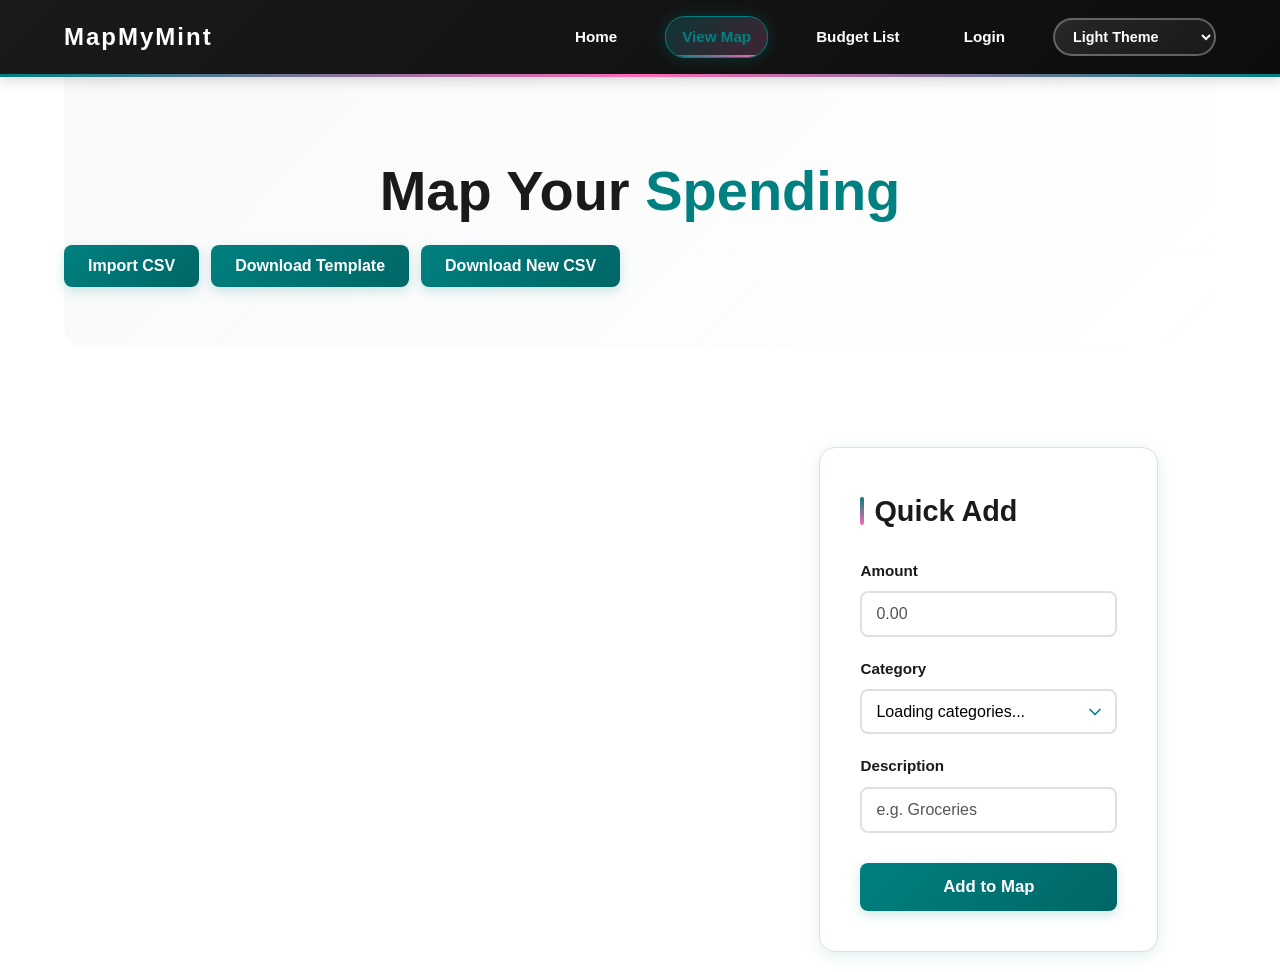
<file: frontend/index.html>
<!DOCTYPE html>
<html lang="en">
<head>
    <meta charset="UTF-8">
    <meta name="viewport" content="width=device-width, initial-scale=1.0">
    <title>MapMyMint | Visual Budgeting</title>
    <!-- Link to the D3.js library for data visualization and the stylesheet for styling the page -->
    <script src="https://d3js.org/d3.v7.min.js"></script>
    <!-- Link to the stylesheet for styling the page -->
    <link rel="stylesheet" href="style.css">
    <!-- Theme Manager (must load before other scripts) -->
    <script src="theme.js"></script>
    
    <!-- Authentication Check (redirect to home if not logged in) - commented out -->
    <!--
    <script>
        if (!localStorage.getItem('loggedIn')) {
            window.location.href = 'home.html';
        }
    </script>
    -->
</head>
<body>

<nav>
    <a href="home.html" class="brand">MapMyMint</a>
    <div class="nav-links">
        <a href="home.html">Home</a>
        <a href="index.html" class="active">View Map</a>
        <a href="buget.html">Budget List</a>
        <a href="login.html">Login</a>
        <select id="theme-switcher" class="theme-switcher">
            <option value="light">Light Theme</option>
            <option value="dark">Dark Theme</option>
            <option value="ocean">Ocean Theme</option>
            <option value="rainbow">Rainbow Theme</option>
        </select>
    </div>
   
</nav>

<main class="container">
<header class="TitleSection">
  <!-- Header section with a title and a button to import CSV files -->
    <h1>Map Your <span class="teal-text">Spending</span></h1>
    <div class="controls">
      <!--  <button class="btn-teal">Import CSV</button>  (Commented out and replaced for CSV File Implmentation) -->
<input type="file" id="csvFile" accept=".csv" style="display:none;">
<button class="btn-teal" onclick="handleCSV()">Import CSV</button>
<!-- Added Download Template Button -->
<button class="btn-teal" onclick="downloadTemplateCSV()">Download Template</button>
<button class="btn-teal" onclick="downloadUpdatedCSV()">Download New CSV</button>
<!-- <button class="btn-teal" onclick="clearGraph()">Clear Graph</button> (Commented out, not finalized) --> 

    </div>
</header>
<!-- Section to display the sunburst chart and a tooltip for additional information -->
<section class="main-dashboard">
    <section class="chart-column">
        <div id="sunburst"></div>
        <div id="tooltip" class="tooltip"></div>
    </section>


    <!-- Aside section for quick transaction entry -->
    <aside class="entry-column">
        <div class="card">
          <!-- Quick Add Form -->
            <h3>Quick Add</h3>
            <form id="transaction-form">
                <div class="input-group">
                    <label>Amount</label>
                    <input type="number" id="amount" placeholder="0.00" step="0.01">
                </div>
                <!-- Dropdown for selecting the category of the transaction -->
                <div class="input-group">
                    <label>Category</label>
                    <select id="category">
                        <option value="">Loading categories...</option>
                    </select>
                </div>
                <!-- Input field for adding a description of the transaction -->
                <div class="input-group">
                    <label>Description</label>
                    <input type="text" id="description" placeholder="e.g. Groceries">
                </div>
                <button type="button" class="btn-teal" id="add-btn">Add to Map</button>
            </form>
        </div>
    </aside>
</section>
</main>

<script src="chart-v2.js"></script>
    
    <!-- Handles CSV upload, updates the data, and lets the user download a new CSV file -->
    
<script>
   // const currentUserId = 1; // Placeholder until login logic is added
    // NEW
const currentUserId = localStorage.getItem("currentUserId") || 1;
let savedCSV = "";
let originalFileName = "updated";
let importedTemplateRows = [];

function downloadTemplateCSV() {
    // 1. Grab the current user's data
    const currentUserId = localStorage.getItem("currentUserId") || "1";
    // If you don't store the username, you can default to "User" or fetch it
    const currentUsername = localStorage.getItem("currentUsername") || "User";

    // 2. Build the string using template literals (${}) to inject the ID and Name
    const templateCSV = `'=== MAPMYMINT CSV TEMPLATE ===',,,,,,,,,,,,,
Use this file to import your data into MapMyMint,,,,,,,,,,,,,

--- HOW TO USE ---,,,,,,,,,,,,,
1. Each row must start with CATEGORY, TRANSACTION, or GOAL,,,,,,,,,,,,,
2. Fill out only the columns needed for that row type,,,,,,,,,,,,,
3. Leave unused columns blank,,,,,,,,,,,,,
4. Use the example rows below as a guide,,,,,,,,,,,,,

--- CATEGORY ROWS ---,,,,,,,,,,,,,
Fill: Category name (Column D) and optional limit (Column F),,,,,,,,,,,,,

--- TRANSACTION ROWS ---,,,,,,,,,,,,,
Fill: Category, Date, Description, Amount, Type (Expense/Income),,,,,,,,,,,,,

--- GOAL ROWS ---,,,,,,,,,,,,,
Fill: Goal Name, Target Amount, Current Amount,,,,,,,,,,,,,

Entry Type,User ID,Username,Category,Parent Category,Category Limit,Transaction Date,Description,Amount,Transaction Type,Goal Name,Target Amount,Current Amount,Target Date

CATEGORY,${currentUserId},${currentUsername},Housing,,1500,,,,,,,,
CATEGORY,${currentUserId},${currentUsername},,,,,,,,,,,
CATEGORY,${currentUserId},${currentUsername},,,,,,,,,,,
CATEGORY,${currentUserId},${currentUsername},,,,,,,,,,,

TRANSACTION,${currentUserId},${currentUsername},Housing,,,2026-04-19,Rent payment,1200,Expense,,,,
TRANSACTION,${currentUserId},${currentUsername},,,,,,,,,,,
TRANSACTION,${currentUserId},${currentUsername},,,,,,,,,,,
TRANSACTION,${currentUserId},${currentUsername},,,,,,,,,,,

GOAL,${currentUserId},${currentUsername},,,,,,,,Emergency Fund,2000,500,2026-12-31
GOAL,${currentUserId},${currentUsername},,,,,,,,,,,,
GOAL,${currentUserId},${currentUsername},,,,,,,,,,,,
GOAL,${currentUserId},${currentUsername},,,,,,,,,,,,`;

    // 3. Create the download as before
    const blob = new Blob([templateCSV], { type: "text/csv" });
    const url = URL.createObjectURL(blob);

    const a = document.createElement("a");
    a.href = url;
    a.download = "MapByMint_Template.csv";
    document.body.appendChild(a);
    a.click();
    document.body.removeChild(a);

    URL.revokeObjectURL(url);
}


//Connecting the manual "Quick Add" 
document.getElementById("add-btn").addEventListener("click", async () => {
    const amountInput = document.getElementById("amount").value;
    const descInput = document.getElementById("description").value;
    const catInput = document.getElementById("category").value;

    if (!amountInput || !descInput) {
        alert("Please enter an amount and description.");
        return;
    }

    const payload = {
        user_id: parseInt(currentUserId),
        description: descInput,
        amount: parseFloat(amountInput),
        category_id: parseInt(catInput), // Optional: logic to map 'Housing' to ID 1, etc.
        transaction_date: new Date().toISOString().split('T')[0],
        transaction_type: "expense"
    };

    try {
        const response = await fetch("http://127.0.0.1:8000/transactions/", {
            method: "POST",
            headers: { "Content-Type": "application/json" },
            body: JSON.stringify(payload)
        });

        if (response.ok) {
            console.log("Transaction saved to Vault.");
            document.getElementById("transaction-form").reset();
            if (typeof window.refreshChart === "function") window.refreshChart();
        }
    } catch (error) {
        console.error("Failed to add transaction:", error);
    }
});


// NEW HANDLE CSV
async function handleCSV() {
    const input = document.getElementById("csvFile");
    input.click();
 
    input.onchange = async function () {
        const file = input.files[0];
        if (!file) return;
 
        // Preserve original filename for export
        originalFileName = file.name.replace(/\.csv$/i, "");
 
        const reader = new FileReader();
 
        reader.onload = async function (e) {
            savedCSV = e.target.result;
            const rawRows = savedCSV.split("\n");
 
            // Clean rows — strip instructions, headers, and blank lines
            const dataRows = rawRows.filter(line => {
                const trimmed = line.trim();
                return trimmed &&
                    !trimmed.startsWith("Instructions:") &&
                    !trimmed.startsWith("Entry Type,") &&
                    trimmed.replace(/,/g, "") !== "";
            });
 
            //Process CATEGORY rows first (serial, not parallel)
            //    We use for...of with await so each category is fully created
            //    before we fetch the updated ID map. Promise.all won't work here
            //    because we need the DB to have committed before the next step.
            const categoryRows = dataRows.filter(row =>
                row.trim().toUpperCase().startsWith("CATEGORY")
            );
 
            for (const row of categoryRows) {
                const col = row.split(",");
                const name = (col[3] || "").trim();
                const limitAmount = parseFloat((col[5] || "0").replace(/[$,]/g, "")) || 0;
 
                if (!name) continue; // Skip rows with no category name
 
                try {
                    await fetch("http://127.0.0.1:8000/categories/", {
                        method: "POST",
                        headers: { "Content-Type": "application/json" },
                        body: JSON.stringify({
                            user_id: parseInt(currentUserId),
                            name: name,
                            limit_amount: limitAmount,
                            parent_id: null // Subcategory support can be added later
                        })
                    });
                } catch (err) {
                    console.error(`Failed to create category "${name}":`, err);
                }
            }
 
            // Refresh category map now that new ones are in the DB
            let catMap = {};
            try {
                const catRes = await fetch(`http://127.0.0.1:8000/categories/${parseInt(currentUserId)}`);
                if (catRes.ok) {
                    const categories = await catRes.json();
                    categories.forEach(c => catMap[c.name.toLowerCase()] = c.id);
                }
            } catch (err) {
                console.error("Failed to fetch category map:", err);
            }
 
            // Process TRANSACTION and GOAL rows in parallel
            const otherRows = dataRows.filter(row =>
                !row.trim().toUpperCase().startsWith("CATEGORY")
            );
 
            const finalPromises = otherRows.map(row => {
                const col = row.split(",");
                const entryType = (col[0] || "").trim().toUpperCase();
 
                // --- TRANSACTION ---
                if (entryType === "TRANSACTION") {
                    const catName = (col[3] || "").trim().toLowerCase();
                    const amount = parseFloat((col[8] || "0").replace(/[$,]/g, "")) || 0;
                    const description = (col[7] || "").trim();
 
                    // Skip rows without enough data to be useful
                    if (!description || amount <= 0) return null;
 
                    return fetch("http://127.0.0.1:8000/transactions/", {
                        method: "POST",
                        headers: { "Content-Type": "application/json" },
                        body: JSON.stringify({
                            user_id: parseInt(currentUserId),
                            category_id: catMap[catName] || null,
                            transaction_date: (col[6] || "").trim() || new Date().toISOString().split('T')[0],
                            description: description,
                            amount: amount,
                            transaction_type: (col[9] || "expense").trim().toLowerCase()
                        })
                    });
                }
 
                // --- GOAL ---
                if (entryType === "GOAL") {
                    const goalName = (col[10] || "").trim();
                    const targetAmount = parseFloat((col[11] || "0").replace(/[$,]/g, "")) || 0;
                    const currentAmount = parseFloat((col[12] || "0").replace(/[$,]/g, "")) || 0;
 
                    // Skip rows without enough data to be useful
                    if (!goalName || targetAmount <= 0) return null;
 
                    return fetch("http://127.0.0.1:8000/goals/", {
                        method: "POST",
                        headers: { "Content-Type": "application/json" },
                        body: JSON.stringify({
                            user_id: parseInt(currentUserId),
                            goal_name: goalName,
                            target_amount: targetAmount,
                            current_amount: currentAmount
                        })
                    });
                }
 
                return null; // Ignore any unrecognized row types
            }).filter(p => p !== null);
 
            // Execute all transaction/goal imports
            if (finalPromises.length > 0) {
                try {
                    await Promise.all(finalPromises);
                    console.log("Full CSV import complete.");
                } catch (err) {
                    console.error("Import error on transactions/goals:", err);
                }
            } else {
                console.warn("No valid TRANSACTION or GOAL rows found after category stage.");
            }
 
            // Refresh chart and dropdown with latest data
            if (typeof window.refreshChart === "function") window.refreshChart();
            if (typeof populateCategoryDropdown === "function") populateCategoryDropdown();
        };
 
        reader.readAsText(file);
    };
}


// NEW DOWNLOAD UPDATED CSV
async function downloadUpdatedCSV() {
    try {
        // Fetch both datasets at once
        const [goalsResponse, txResponse, catResponse] = await Promise.all([
            fetch(`http://127.0.0.1:8000/goals/${currentUserId}`),
            fetch(`http://127.0.0.1:8000/transactions/${currentUserId}`),
            fetch(`http://127.0.0.1:8000/categories/${currentUserId}`)
        ]);

        if (!goalsResponse.ok || !txResponse.ok || !catResponse.ok) {
            throw new Error("Failed to fetch data from one or more endpoints");
        }

        const goals = await goalsResponse.json();
        const transactions = await txResponse.json();
        const categories = await catResponse.json();

        const header = "Entry Type,User ID,Username,Category,Parent Category,Category Limit,Transaction Date,Description,Amount,Transaction Type,Goal Name,Target Amount,Current Amount,Target Date";
        // Map category data into CSV format (only category and limit fields are used) Was only showing transactions and goals originally
        const categoryRows = categories.map(cat => [
            "CATEGORY",
            currentUserId,
            "",
            cat.name,
            "",
            cat.limit || 0,
            "", "", "", "", "", "", "", ""
            ].join(","));
        
        // 1. Map Goals to CSV Rows
        const goalRows = goals.map(goal => [
            "GOAL", goal.user_id, "", "", "", "", "", "", "", "", 
            goal.goal_name, goal.target_amount, goal.current_amount, goal.target_date || ""
        ].join(","));

        // 2. Map Transactions to CSV Rows
        const txRows = transactions.map(tx => [
            "TRANSACTION", currentUserId, "", tx.category_name || "Uncategorized", "", "",
            tx.date, tx.description, tx.amount, tx.type || "expense", "", "", "", ""
        ].join(","));

        // 3. Combine everything
        const csvContent = [header, ...categoryRows, ...goalRows, ...txRows].join("\n");

        const blob = new Blob([csvContent], { type: "text/csv" });
        const url = URL.createObjectURL(blob);

        const a = document.createElement("a");
        a.href = url;
        a.download = `${originalFileName}_Full_Backup.csv`;
        document.body.appendChild(a);
        a.click();
        document.body.removeChild(a);

        URL.revokeObjectURL(url);

    } catch (error) {
        console.error("Export Error:", error);
        alert("Could not export data. Is the backend running?");
    }
}
/* async function clearGraph() { (Commented out, took from branch. Wouldn't let me commit in branch! Not finalized and put on product backlog) 
    const confirmClear = confirm("Are you sure you want to clear this data?")

    if (!confirmClear) return;

    try {
        await fetch(`http://127.0.0.1:8000/goals/${currentUserId}`, {
method: "DELETE"
        });
        
        await fetch(`http://127.0.0.1:8000/transactions/${currentUserId}`, {
method: "DELETE"
        });

        await fetch(`http://127.0.0.1:8000/categories/${currentUserId}`, {
method: "DELETE"
        }); 

        console.log("Data has been cleared :)");

        if (typeof window.refreshChart === "function") {
            window.refreshChart();
        }
    }
    catch (err)
    {
        console.error("Error clearing data:", err);
        alert("Failed to clear data");
    }
    }
*/
// Add this function alongside the other script functions
async function populateCategoryDropdown() {
    try {
        const res = await fetch(`http://127.0.0.1:8000/categories/${parseInt(currentUserId)}`);
        const categories = await res.json();
        const select = document.getElementById("category");

        if (!categories.length) {
            select.innerHTML = `<option value="">No categories yet</option>`;
            return;
        }
        select.innerHTML = categories.map(c =>
            `<option value="${c.id}">${c.name}</option>`
        ).join("");
    } catch (err) {
        console.error("Failed to load categories:", err);
    }
}

// Add this function alongside the other script functions
async function populateCategoryDropdown() {
    try {
        const res = await fetch(`http://127.0.0.1:8000/categories/${parseInt(currentUserId)}`);
        const categories = await res.json();
        const select = document.getElementById("category");

        if (!categories.length) {
            select.innerHTML = `<option value="">No categories yet</option>`;
            return;
        }
        select.innerHTML = categories.map(c =>
            `<option value="${c.id}">${c.name}</option>`
        ).join("");
    } catch (err) {
        console.error("Failed to load categories:", err);
    }
}

// Call on page load
populateCategoryDropdown();


</script>

<script src="auth.js"></script>
</body>
</html>
</file>
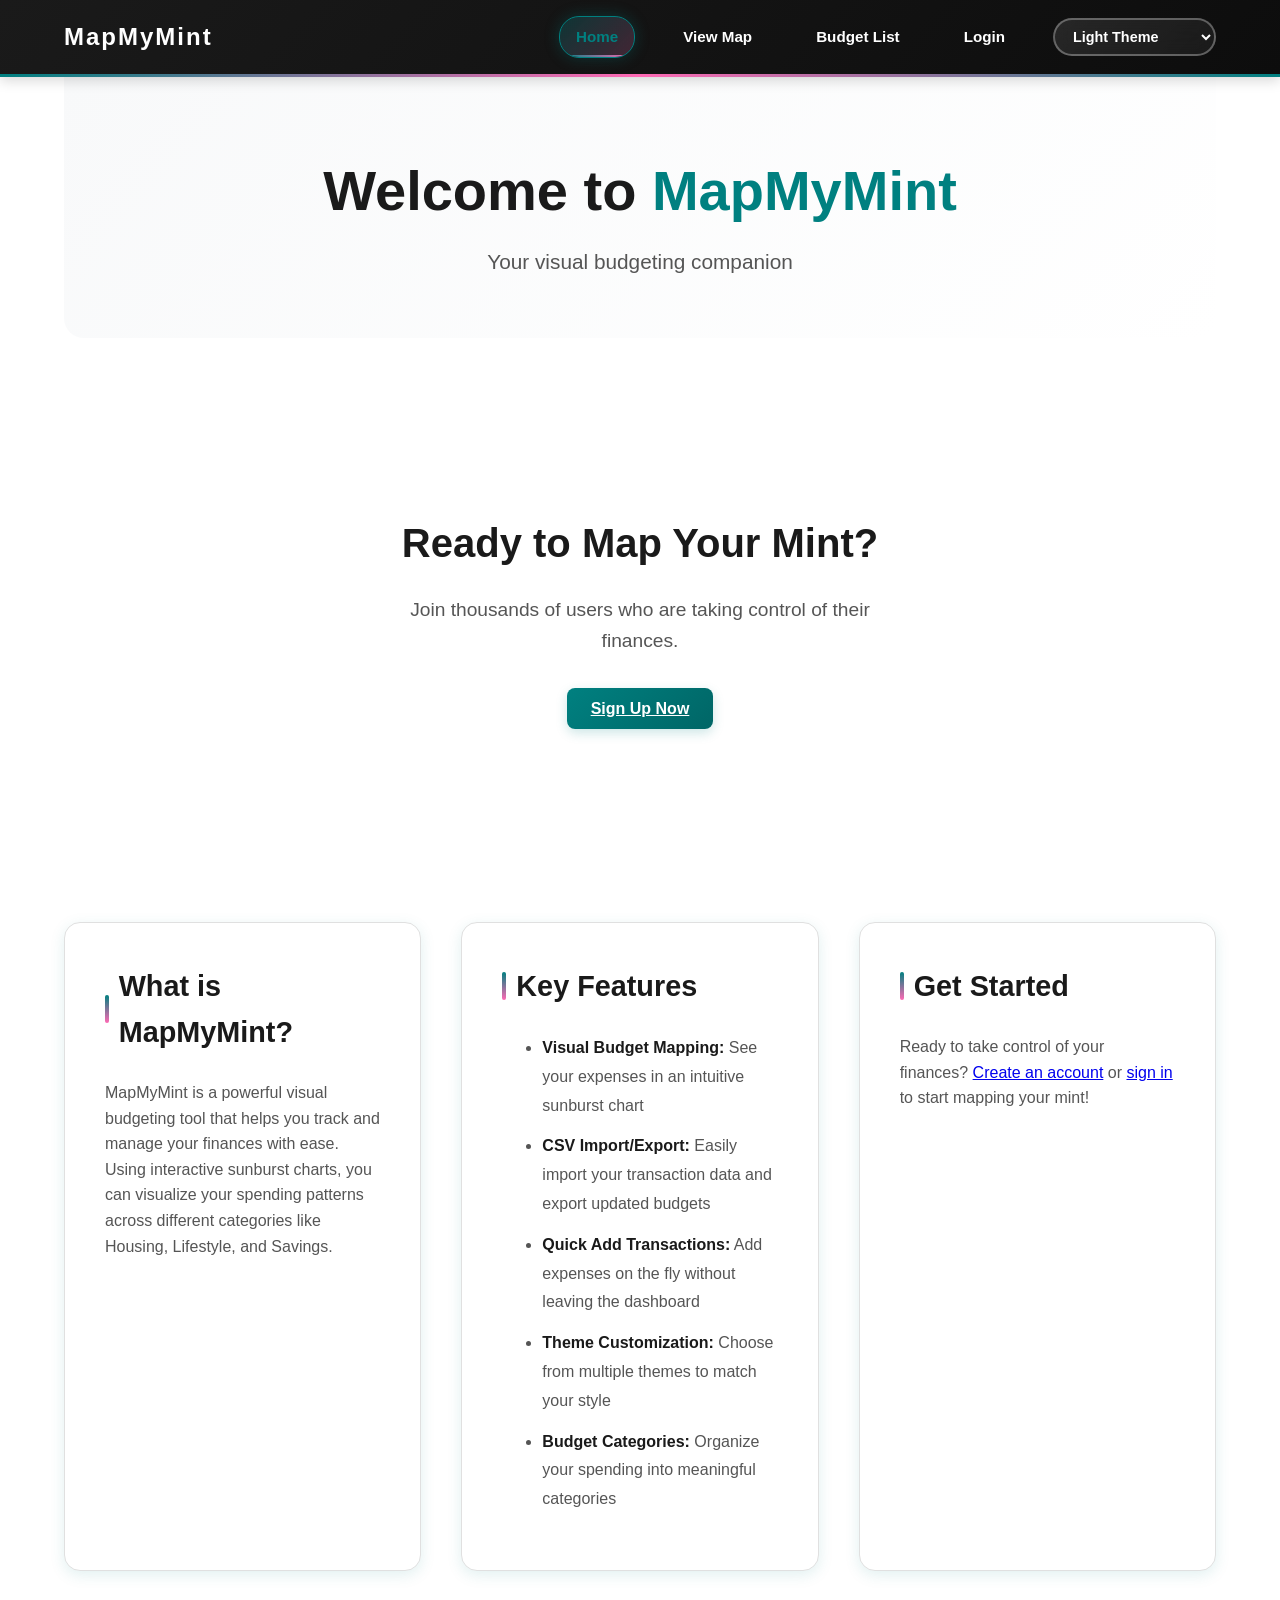
<file: frontend/home.html>
<!DOCTYPE html>
<html lang="en">
<head>
    <meta charset="UTF-8">
    <meta name="viewport" content="width=device-width, initial-scale=1.0">
    <title>Home - MapMyMint</title>
    <link rel="stylesheet" href="style.css">
    <script src="theme.js"></script>
</head>
<body>

<nav>
    <a href="home.html" class="brand">MapMyMint</a>
    <div class="nav-links">
        <a id="home-link" href="home.html" class="active">Home</a>
        <a href="index.html">View Map</a>
        <a href="buget.html">Budget List</a>
        <a href="login.html">Login</a>
        <select id="theme-switcher" class="theme-switcher">
            <option value="light">Light Theme</option>
            <option value="dark">Dark Theme</option>
            <option value="ocean">Ocean Theme</option>
            <option value="rainbow">Rainbow Theme</option>
        </select>
    </div>
</nav>

<main class="container">
    <header class="TitleSection">
        <h1>Welcome to <span class="teal-text">MapMyMint</span></h1>
        <p>Your visual budgeting companion</p>
    </header>

    <section class="cta">
        <h2>Ready to Map Your Mint?</h2>
        <p>Join thousands of users who are taking control of their finances.</p>
        <a href="register.html" class="btn-teal">Sign Up Now</a>
    </section>

    <section class="summary">
        <div class="card">
            <h2>What is MapMyMint?</h2>
            <p>MapMyMint is a powerful visual budgeting tool that helps you track and manage your finances with ease. Using interactive sunburst charts, you can visualize your spending patterns across different categories like Housing, Lifestyle, and Savings.</p>
        </div>

        <div class="card">
            <h2>Key Features</h2>
            <ul>
                <li><strong>Visual Budget Mapping:</strong> See your expenses in an intuitive sunburst chart</li>
                <li><strong>CSV Import/Export:</strong> Easily import your transaction data and export updated budgets</li>
                <li><strong>Quick Add Transactions:</strong> Add expenses on the fly without leaving the dashboard</li>
                <li><strong>Theme Customization:</strong> Choose from multiple themes to match your style</li>
                <li><strong>Budget Categories:</strong> Organize your spending into meaningful categories</li>
            </ul>
        </div>

        <div class="card">
            <h2>Get Started</h2>
            <p>Ready to take control of your finances? <a href="register.html">Create an account</a> or <a href="login.html">sign in</a> to start mapping your mint!</p>
        </div>
    </section>
</main>
<script>
document.addEventListener('DOMContentLoaded', function() {
    // Handle home link behavior based on login status
    const homeLink = document.getElementById('home-link');
    if (localStorage.getItem('loggedIn')) {
        homeLink.href = 'index.html';
    }
});
</script>
</body>
</html>
</file>
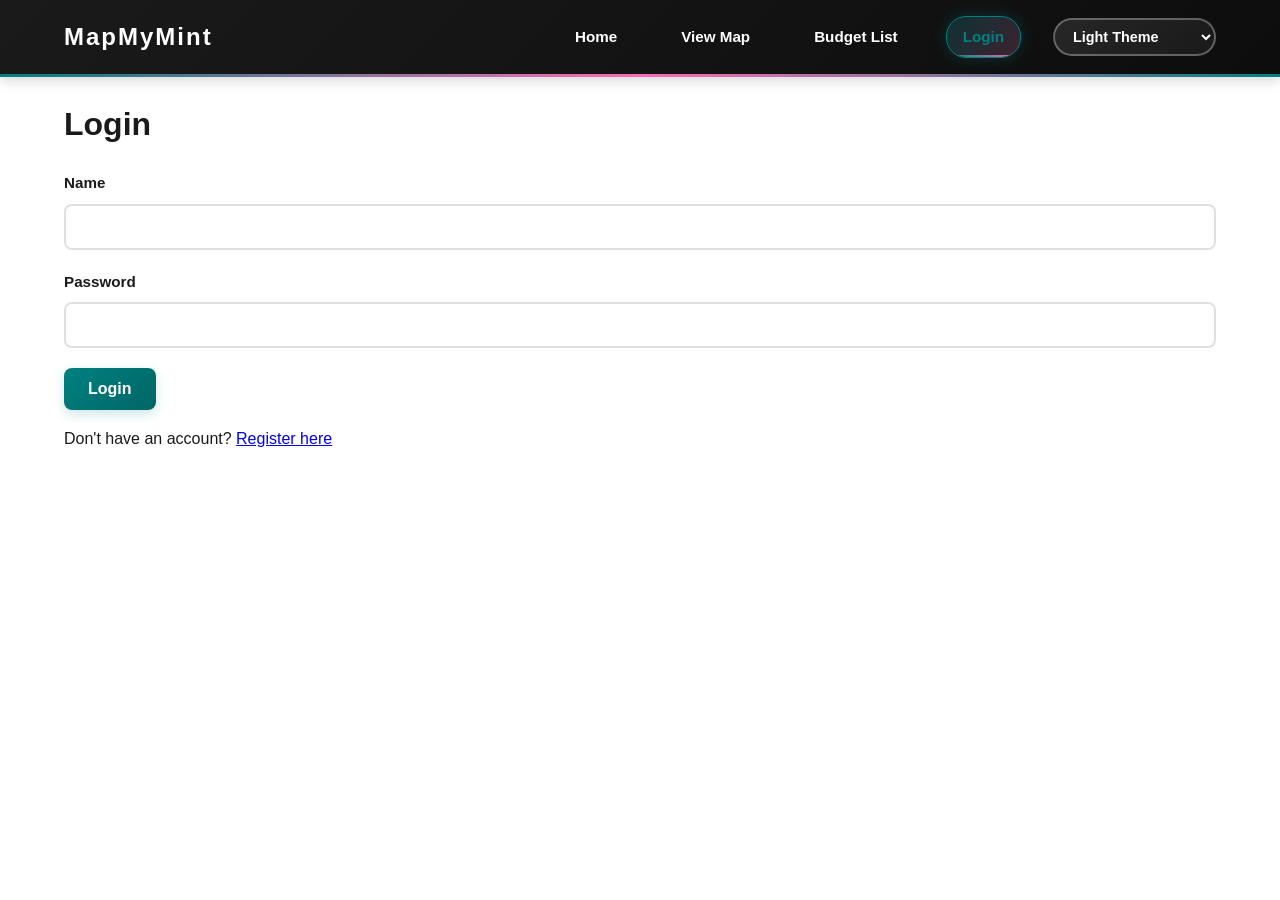
<file: frontend/login.html>
<!DOCTYPE html>
<html lang="en">
<head>
    <meta charset="UTF-8">
    <meta name="viewport" content="width=device-width, initial-scale=1.0">
    <title>Login - MapMyMint</title>
    <link rel="stylesheet" href="style.css">
    <script src="theme.js"></script>
</head>
<body>

<nav>
    <a href="home.html" class="brand">MapMyMint</a>
    <div class="nav-links">
        <a href="home.html">Home</a>
        <a href="index.html">View Map</a>
        <a href="buget.html">Budget List</a>
        <a href="login.html" class="active">Login</a>
        <select id="theme-switcher" class="theme-switcher">
            <option value="light">Light Theme</option>
            <option value="dark">Dark Theme</option>
            <option value="ocean">Ocean Theme</option>
            <option value="rainbow">Rainbow Theme</option>
        </select>
    </div>
</nav>

<main class="container">
    <div class="login-form">
        <h1>Login</h1>
        <form id="login-form">
            <div class="input-group">
                <label for="name">Name</label>
                <input type="name" id="name" required>
            </div>
            <div class="input-group">
                <label for="password">Password</label>
                <input type="password" id="password" required>
            </div>
            <button type="submit" class="btn-teal">Login</button>
        </form>
        <p>Don't have an account? <a href="register.html">Register here</a></p>
    </div>
</main>

    <script src="auth.js"></script>
<script>
document.getElementById('login-form').addEventListener('submit', function(e) {
    e.preventDefault();
    loginUser();
});
</script>

</body>
</html>
</file>
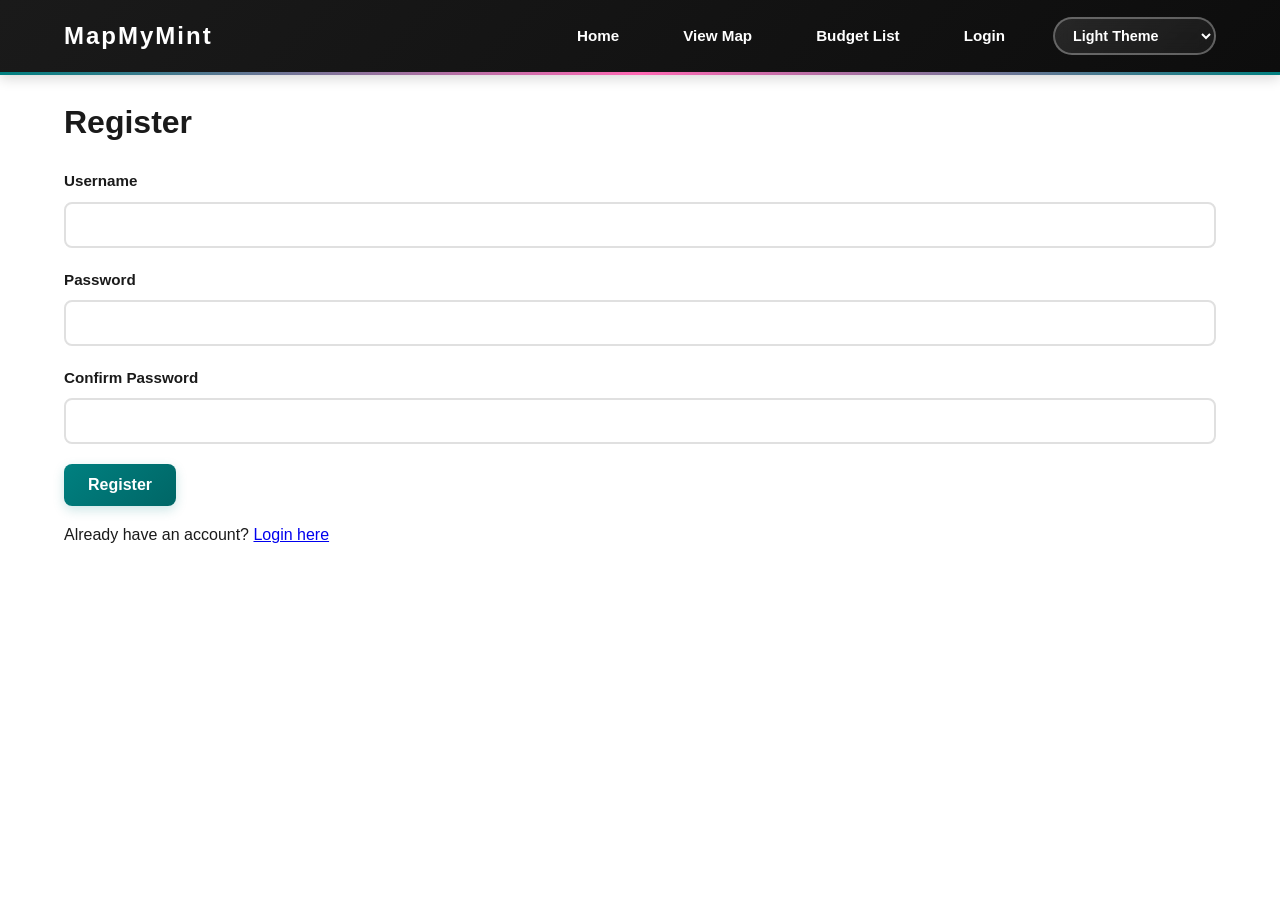
<file: frontend/register.html>
<!DOCTYPE html>
<html lang="en">
<head>
    <meta charset="UTF-8">
    <meta name="viewport" content="width=device-width, initial-scale=1.0">
    <title>Register - MapMyMint</title>
    <link rel="stylesheet" href="style.css">
    <script src="theme.js"></script>
</head>
<body>

<nav>
    <a href="home.html" class="brand">MapMyMint</a>
    <div class="nav-links">
        <a href="home.html">Home</a>
        <a href="index.html">View Map</a>
        <a href="buget.html">Budget List</a>
        <a href="login.html">Login</a>
        <select id="theme-switcher" class="theme-switcher">
            <option value="light">Light Theme</option>
            <option value="dark">Dark Theme</option>
            <option value="ocean">Ocean Theme</option>
            <option value="rainbow">Rainbow Theme</option>
        </select>
    </div>
</nav>

<main class="container">
    <div class="register-form">
        <h1>Register</h1>
        <form id="register-form">
            <div class="input-group">
                <label for="name">Username</label>
                <input type="text" id="name" required>
            </div>
            <div class="input-group">
                <label for="password">Password</label>
                <input type="password" id="password" required>
            </div>
            <div class="input-group">
                <label for="confirm-password">Confirm Password</label>
                <input type="password" id="confirm-password" required>
            </div>
            <button type="submit" class="btn-teal">Register</button>
        </form>
        <p>Already have an account? <a href="login.html">Login here</a></p>
    </div>
</main>

    <script src="auth.js"></script>
<script>
document.getElementById('register-form').addEventListener('submit', function(e) {
    e.preventDefault();
    registerUser();
});
</script>

</body>
</html>
</file>
<file: frontend/style.css>
/* THEME DEFINITIONS */
:root {
    --primary-teal: #008080;
    --accent-pink: #ff69b4;
    --dark-bg: #1a1a1a;
    --light-text: #f4f4f4;
}

/* Light Theme (Default) */
:root[data-theme="light"],
:root {
    background-color: var(--bg-primary);
    color: var(--text-primary);
    transition: background-color 0.3s ease, color 0.3s ease;
    --bg-primary: #ffffff;
    --bg-secondary: #f8f9fa;
    --text-primary: #1a1a1a;
    --text-secondary: #555555;
    --border-color: #e0e0e0;
    --nav-bg: linear-gradient(135deg, #1a1a1a 0%, #0d0d0d 100%);
    --nav-text: #ffffff;
    --card-bg: #ffffff;
    --card-shadow: 0 4px 15px rgba(0, 128, 128, 0.12);
    --chart-start: #008080;
    --chart-end: #ff69b4;
    --chart-buffer: 0.35;
    --chart-warning: #dc2626;
    --chart-spending:  #008080;
    --chart-savings:   #ff69b4;
}

/* Dark Theme */
:root[data-theme="dark"] {
    color-scheme: dark;
    --bg-primary: #0f0f0f;
    --bg-secondary: #1a1a1a;
    --text-primary: #f5f5f5;
    --text-secondary: #cccccc;
    --border-color: #333333;
    --nav-bg: linear-gradient(135deg, #000000 0%, #1a1a1a 100%);
    --nav-text: #ffffff;
    --card-bg: #1a1a1a;
    --card-shadow: 0 4px 15px rgba(0, 128, 128, 0.3);
    --chart-start: #00b3b3;
    --chart-end: #ff85c2;
    --chart-buffer: 0.25;
    --chart-warning: #ff4444;
    --chart-spending:  #00b3b3;
    --chart-savings:   #ff85c2;
}

/* Ocean Theme */
:root[data-theme="ocean"] {
    --bg-primary: #e8f4f8;
    --bg-secondary: #d4e8f0;
    --text-primary: #B87A00;
    --text-secondary: #343535;
    --border-color: #a0d4e8;
    --nav-bg: linear-gradient(135deg, #0a3a52 0%, #1a5568 100%);
    --nav-text: #ffffff;
    --card-bg: #ffffff;
    --card-shadow: 0 4px 15px rgba(10, 58, 82, 0.15);
    --chart-start: #0a3a52; 
    --chart-end: #00aacc; 
    --chart-buffer: 0.30;
    --chart-warning: #e63946;
    --chart-spending:  #0a3a52;
    --chart-savings:   #1a7a9e;
}

/* Rainbow Theme */
:root[data-theme="rainbow"] {
    --bg-primary: #ffffff;
    --bg-secondary: #f8f9fa;
    --text-primary: #2c2c2c;
    --text-secondary: #666666;
    --border-color: #e0e0e0;
    --nav-bg: linear-gradient(135deg, #8b0000 0%, #8b4513 15%, #daa520 30%, #006400 45%, #00008b 60%, #4b0082 75%, #8b008b 90%);
    --nav-text: #ffffff;
    --card-bg: #ffffff;
    --card-shadow: 0 4px 15px rgba(139, 0, 0, 0.15);
    --chart-start: #8b0000;
    --chart-end: #8b008b;
    --chart-buffer: 0.30;
    --chart-warning: #ff0000;
    --chart-spending:  #8b0000;
    --chart-savings:   #8b008b;
}

body {
    font-family: 'Segoe UI', Tahoma, Geneva, Verdana, sans-serif;
    margin: 0;
    line-height: 1.6;
}

/* Ensure all headings use theme colors */
h1, h2, h3, h4, h5, h6 {
    color: var(--text-primary);
}

p, span, div {
    color: var(--text-primary);
}

nav {
    display: flex;
    justify-content: space-between;
    align-items: center;
    padding: 1rem 5%;
    background: var(--nav-bg);
    color: var(--nav-text);
    box-shadow: 0 4px 12px rgba(0, 0, 0, 0.15);
    position: sticky;
    top: 0;
    z-index: 100;
    border-bottom: 3px solid transparent;
    border-image: linear-gradient(90deg, var(--primary-teal), var(--accent-pink), var(--primary-teal)) 1;
    animation: navGlow 3s ease-in-out infinite alternate;
}

@keyframes navGlow {
    0% { box-shadow: 0 4px 12px rgba(0, 0, 0, 0.15); }
    100% { box-shadow: 0 4px 20px rgba(0, 128, 128, 0.3), 0 0 30px rgba(255, 105, 180, 0.1); }
}

.brand {
    font-size: 1.5rem;
    font-weight: 800;
    letter-spacing: 2px;
    color: white;
    cursor: pointer;
    transition: all 0.3s ease;
    position: relative;
    text-decoration: none;
    animation: brandShimmer 2s ease-in-out infinite;
}

@keyframes brandShimmer {
    0%, 100% { 
        background-position: 0% 50%;
        transform: scale(1);
    }
    50% { 
        background-position: 100% 50%;
        transform: scale(1.02);
    }
}

.brand:hover {
    transform: scale(1.05);
}

.nav-links {
    display: flex;
    gap: 2rem;
    align-items: center;
}

.nav-links a {
    color: white;
    text-decoration: none;
    font-weight: 600;
    font-size: 0.95rem;
    padding: 0.5rem 1rem;
    border-radius: 20px;
    position: relative;
    transition: all 0.3s ease;
    overflow: hidden;
}

.nav-links a::before {
    content: '';
    position: absolute;
    top: 0;
    left: -100%;
    width: 100%;
    height: 100%;
    background: linear-gradient(90deg, transparent, rgba(255, 255, 255, 0.2), transparent);
    transition: left 0.5s ease;
}

.nav-links a:hover::before {
    left: 100%;
}

.nav-links a::after {
    content: '';
    position: absolute;
    bottom: 0;
    left: 0;
    width: 0;
    height: 2px;
    background: linear-gradient(90deg, var(--primary-teal), var(--accent-pink));
    transition: width 0.3s ease;
    border-radius: 1px;
}

.nav-links a:hover {
    color: var(--primary-teal);
    transform: translateY(-2px);
    box-shadow: 0 4px 8px rgba(0, 128, 128, 0.2);
}

.nav-links a:hover::after {
    width: 100%;
}


.nav-links a.active {
    background: linear-gradient(135deg, rgba(0, 128, 128, 0.3), rgba(255, 105, 180, 0.2));
    border: 1px solid var(--primary-teal);
    color: var(--primary-teal);
    box-shadow: 0 0 15px rgba(0, 128, 128, 0.3);
    animation: activePulse 2s ease-in-out infinite;
}

@keyframes activePulse {
    0%, 100% { box-shadow: 0 0 15px rgba(0, 128, 128, 0.3); }
    50% { box-shadow: 0 0 20px rgba(0, 128, 128, 0.5), 0 0 30px rgba(255, 105, 180, 0.2); }
}

.nav-links a.active::after {
    width: 100%;
}

/* Theme Switcher Dropdown */
.theme-switcher {
    padding: 8px 14px;
    border: 2px solid rgba(255, 255, 255, 0.3);
    border-radius: 20px;
    background: linear-gradient(135deg, rgba(255, 255, 255, 0.1), rgba(255, 255, 255, 0.05));
    color: var(--nav-text);
    font-weight: 600;
    font-size: 0.9rem;
    cursor: pointer;
    transition: all 0.3s ease;
    backdrop-filter: blur(10px);
    position: relative;
    overflow: hidden;
}

.theme-switcher::before {
    content: '🎨';
    position: absolute;
    left: 8px;
    top: 50%;
    transform: translateY(-50%);
    font-size: 0.8rem;
    opacity: 0.7;
}

.theme-switcher:hover {
    background: linear-gradient(135deg, rgba(255, 255, 255, 0.2), rgba(255, 255, 255, 0.1));
    border-color: rgba(255, 255, 255, 0.5);
    transform: scale(1.05);
    box-shadow: 0 4px 12px rgba(0, 128, 128, 0.2);
}

.theme-switcher option {
    background-color: var(--bg-primary);
    color: var(--text-primary);
}

.hero {
    text-align: center;
    padding: 100px 10%;
    background: linear-gradient(135deg, #f5f7fa 0%, #c3cfe2 100%);
}

.teal-text { color: var(--primary-teal); font-weight: bold; }

.cta-main {
    background-color: var(--primary-teal);
    color: white;
    padding: 15px 30px;
    border: none;
    border-radius: 5px;
    cursor: pointer;
}

/* Button Styling */
.btn-teal {
    background: linear-gradient(135deg, var(--primary-teal), #006666);
    color: white;
    padding: 12px 24px;
    border: none;
    border-radius: 8px;
    font-size: 1rem;
    font-weight: 600;
    cursor: pointer;
    transition: all 0.3s ease;
    box-shadow: 0 4px 12px rgba(0, 128, 128, 0.2);
    position: relative;
    overflow: hidden;
}

.btn-teal:hover {
    transform: translateY(-3px);
    box-shadow: 0 6px 20px rgba(0, 128, 128, 0.35);
    background: linear-gradient(135deg, #00a0a0, #008080);
}

.btn-teal:active {
    transform: translateY(-1px);
}

/* Controls Section */
.controls {
    display: flex;
    gap: 12px;
    flex-wrap: wrap;
}

.TitleSection {
    padding: 80px 0 60px 0;
    text-align: center;
    background: linear-gradient(135deg, var(--bg-secondary) 0%, var(--bg-primary) 100%);
    margin-bottom: 80px;
    border-radius: 0 0 20px 20px;
}

.TitleSection h1 {
    margin: 0 0 20px 0;
    font-size: 3.5rem;
    color: var(--text-primary);
    font-weight: 700;
    line-height: 1.2;
}

.TitleSection p {
    font-size: 1.3rem;
    color: var(--text-secondary);
    margin: 0;
    max-width: 600px;
    margin: 0 auto;
}

/* CTA Section */
.cta {
    text-align: center;
    padding: 60px 0;
    margin-bottom: 80px;
}

.cta h2 {
    font-size: 2.5rem;
    color: var(--text-primary);
    margin-bottom: 20px;
    font-weight: 600;
}

.cta p {
    font-size: 1.2rem;
    color: var(--text-secondary);
    margin-bottom: 40px;
    max-width: 500px;
    margin-left: auto;
    margin-right: auto;
}

/* Summary Section */
.summary {
    display: grid;
    grid-template-columns: repeat(auto-fit, minmax(350px, 1fr));
    gap: 40px;
    padding: 60px 0;
    margin-bottom: 60px;
}
#chart-container {
    width: 100%;
    display: flex;
    justify-content: center;
    padding: 20px;
    box-sizing: border-box;
}

#sunburst {
    width: 100%;
    max-width: 500px; /* Limits size on desktop */
    aspect-ratio: 1 / 1; /* Keeps it a perfect circle */
    margin: 0 auto;
}

svg {
    width: 100%;
    height: auto; /* Scales proportionally */
}
.main-dashboard {
    display: flex;
    flex-wrap: wrap; /* Allows stacking on mobile */
    gap: 20px;
    padding: 20px 5%;
    max-width: 1200px;
    margin: 0 auto;
}

.chart-column {
    flex: 2; /* Takes up 2/3 of the space */
    min-width: 300px;
}

.entry-column {
    flex: 1; /* Takes up 1/3 of the space */
    min-width: 250px;
}

/* Card Styling for the Form */
.card {
    background: var(--card-bg);
    padding: 40px;
    border-radius: 16px;
    box-shadow: var(--card-shadow);
    border: 1px solid var(--border-color);
    transition: all 0.3s ease;
    text-align: left;
}

.card:hover {
    box-shadow: 0 20px 40px rgba(0, 128, 128, 0.15);
    transform: translateY(-8px);
}

.card h2, .card h3 {
    margin: 0 0 25px 0;
    font-size: 1.8rem;
    color: var(--text-primary);
    font-weight: 700;
    display: flex;
    align-items: center;
    gap: 10px;
}

.card h2::before, .card h3::before {
    content: '';
    width: 4px;
    height: 28px;
    background: linear-gradient(180deg, var(--primary-teal), var(--accent-pink));
    border-radius: 2px;
}

.card p {
    color: var(--text-secondary);
    line-height: 1.6;
    margin-bottom: 20px;
}

.card ul {
    color: var(--text-secondary);
    line-height: 1.8;
}

.card li {
    margin-bottom: 12px;
}

.card li strong {
    color: var(--text-primary);
}

/* Responsive Design */
@media (max-width: 768px) {
    .TitleSection {
        padding: 60px 0 40px 0;
        margin-bottom: 60px;
    }
    
    .TitleSection h1 {
        font-size: 2.8rem;
    }
    
    .TitleSection p {
        font-size: 1.1rem;
    }
    
    .cta {
        padding: 40px 0;
        margin-bottom: 60px;
    }
    
    .cta h2 {
        font-size: 2rem;
    }
    
    .summary {
        grid-template-columns: 1fr;
        gap: 30px;
        padding: 40px 0;
    }
    
    .card {
        padding: 30px;
    }
    
    .card h2, .card h3 {
        font-size: 1.5rem;
    }
}

.input-group {
    margin-bottom: 20px;
}

.input-group label {
    display: block;
    margin-bottom: 8px;
    font-weight: 600;
    color: var(--text-primary);
    font-size: 0.95rem;
}

.input-group input,
.input-group select {
    width: 100%;
    padding: 12px 14px;
    border: 2px solid #e0e0e0;
    border-radius: 8px;
    font-size: 1rem;
    transition: all 0.3s ease;
    box-sizing: border-box;
    background-color: white;
}

.input-group input:focus,
.input-group select:focus {
    outline: none;
    border-color: var(--primary-teal);
    box-shadow: 0 0 0 3px rgba(0, 128, 128, 0.1);
    background-color: rgba(0, 128, 128, 0.02);
}

.input-group input::placeholder {
    color: var(--text-secondary);
}

.input-group select {
    cursor: pointer;
    appearance: none;
    padding-right: 30px;
    background-image: url("data:image/svg+xml;charset=UTF-8,%3csvg xmlns='http://www.w3.org/2000/svg' viewBox='0 0 24 24' fill='none' stroke='%23008080' stroke-width='2' stroke-linecap='round' stroke-linejoin='round'%3e%3cpolyline points='6 9 12 15 18 9'%3e%3c/polyline%3e%3c/svg%3e");
    background-repeat: no-repeat;
    background-position: right 10px center;
    background-size: 20px;
    padding-right: 35px;
}

#add-btn {
    width: 100%;
    padding: 14px;
    font-size: 1.05rem;
    font-weight: 700;
    margin-top: 10px;
}

/* Tooltip Styling */
.tooltip {
    position: absolute;
    padding: 10px 14px;
    background-color: var(--card-bg);
    color: var(--text-primary);
    border: 1px solid var(--border-color);
    border-radius: 6px;
    font-size: 12px;
    font-weight: 500;
    pointer-events: none;
    display: none;
    z-index: 1000;
    white-space: nowrap;
    box-shadow: 0 2px 8px rgba(0, 0, 0, 0.3);
}

.container { 
    padding: 0 5%; 
    max-width: 1200px; 
    margin: 0 auto; 
}

.budget-row {
    background: var(--card-bg);
    padding: 20px;
    border-radius: 10px;
    margin-bottom: 15px;
    box-shadow: var(--card-shadow);
}

.budget-info {
    display: flex;
    justify-content: space-between;
    margin-bottom: 10px;
    font-weight: bold;
}

/* The Progress Bar Container */
.progress-bg {
    background: #e0e0e0;
    height: 12px;
    border-radius: 6px;
    overflow: hidden;
}

/* The "Spent" Fill */
.progress-fill {
    height: 100%;
    background: var(--primary-teal); /* Uses your brand color */
    transition: width 0.5s ease-in-out;
}

/* Alert color if over budget */
.over-budget { background: var(--accent-pink) !important; }

/* Edit Controls */
.edit-controls {
    display: flex;
    gap: 8px;
    align-items: center;
    flex-wrap: wrap;
    margin-top: 12px !important;
}

.edit-btn {
    padding: 8px 16px;
    border: none;
    border-radius: 6px;
    font-weight: 600;
    font-size: 0.9rem;
    cursor: pointer;
    transition: all 0.3s ease;
    flex: 1;
    min-width: 80px;
}

.edit-subtract {
    background: linear-gradient(135deg, #ff6b9d, #ff69b4);
    color: white;
}

.edit-subtract:hover {
    transform: translateY(-2px);
    box-shadow: 0 4px 12px rgba(255, 107, 157, 0.3);
}

.edit-add {
    background: linear-gradient(135deg, #008080, #00a0a0);
    color: white;
}

.edit-add:hover {
    transform: translateY(-2px);
    box-shadow: 0 4px 12px rgba(0, 128, 128, 0.3);
}

.edit-custom {
    background: linear-gradient(135deg, #666, #444);
    color: white;
    flex: 0.8;
    min-width: 70px;
}

.edit-custom:hover {
    transform: translateY(-2px);
    box-shadow: 0 4px 12px rgba(0, 0, 0, 0.2);
}

.edit-input {
    padding: 8px 12px;
    border: 2px solid #e0e0e0;
    border-radius: 6px;
    font-size: 0.9rem;
    flex: 1;
    min-width: 100px;
    transition: all 0.3s ease;
}

.edit-input:focus {
    outline: none;
    border-color: var(--primary-teal);
    box-shadow: 0 0 0 3px rgba(0, 128, 128, 0.1);
}
</file>
